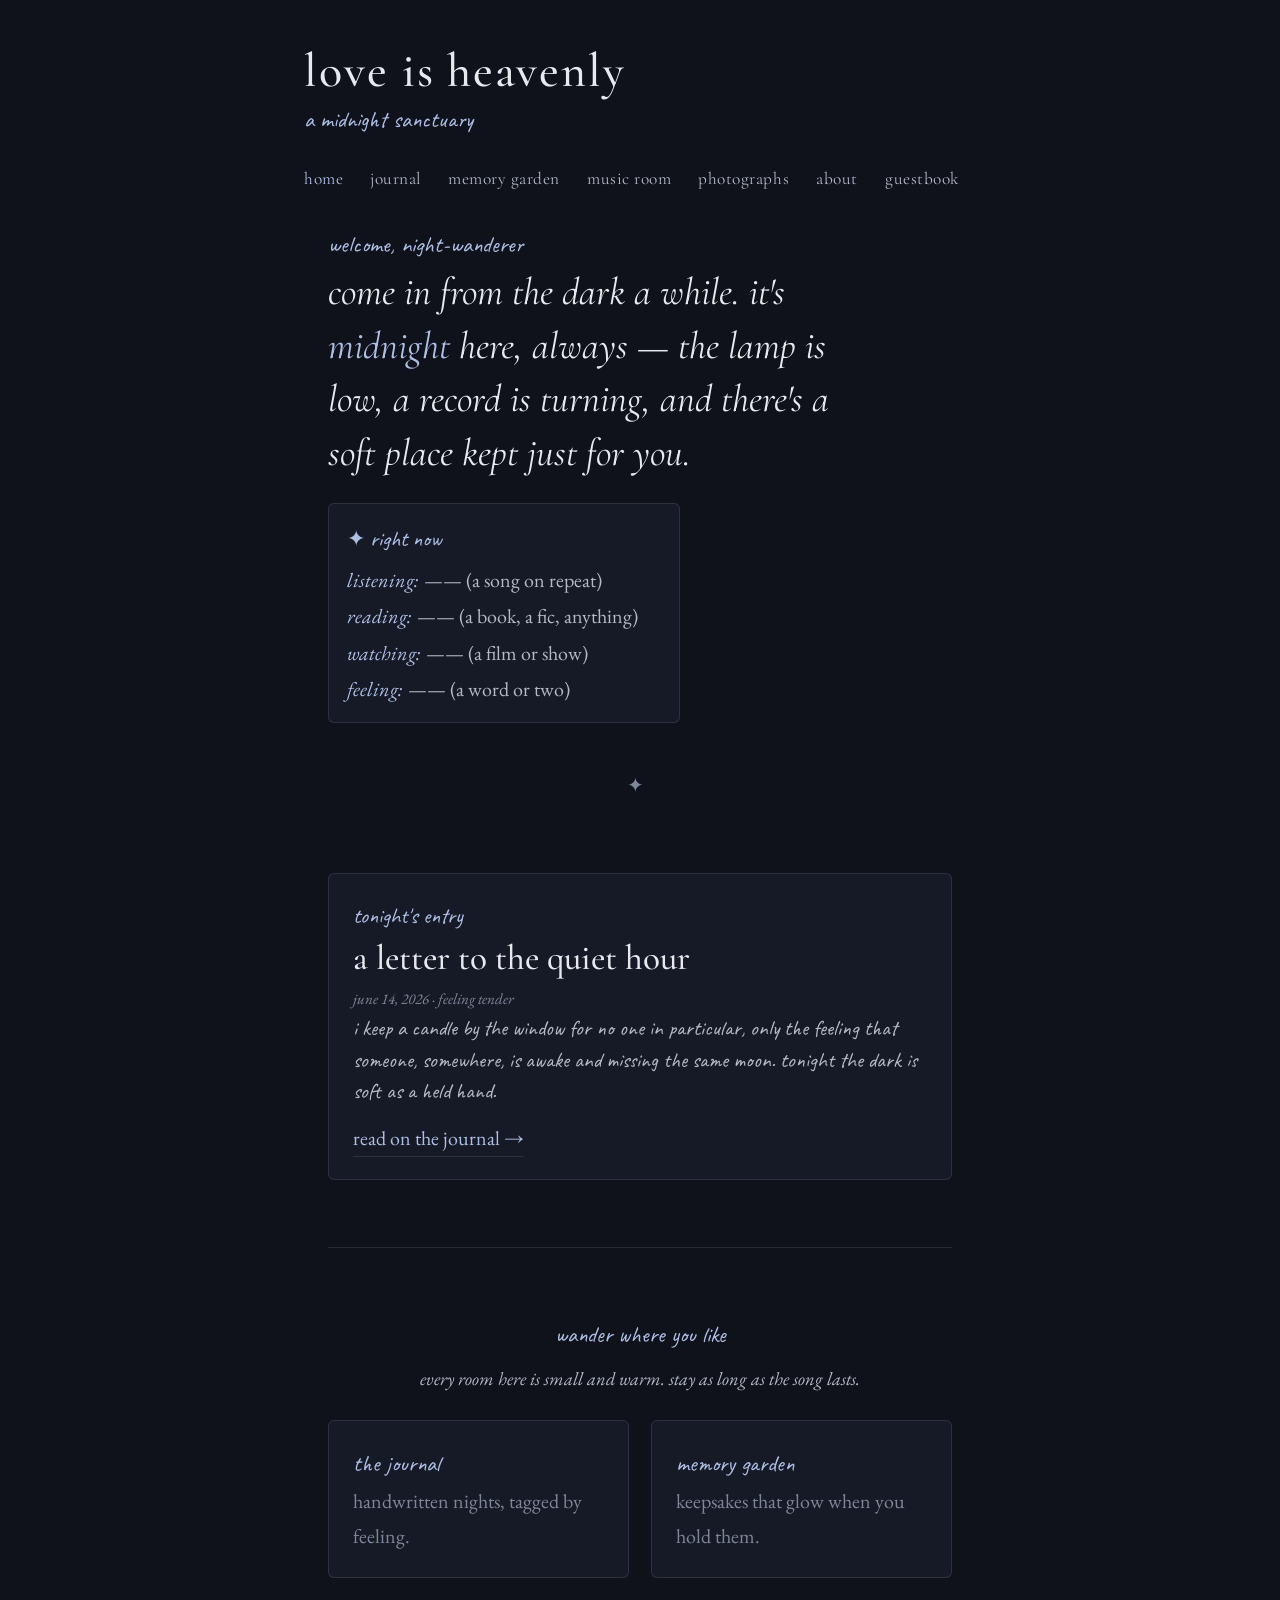
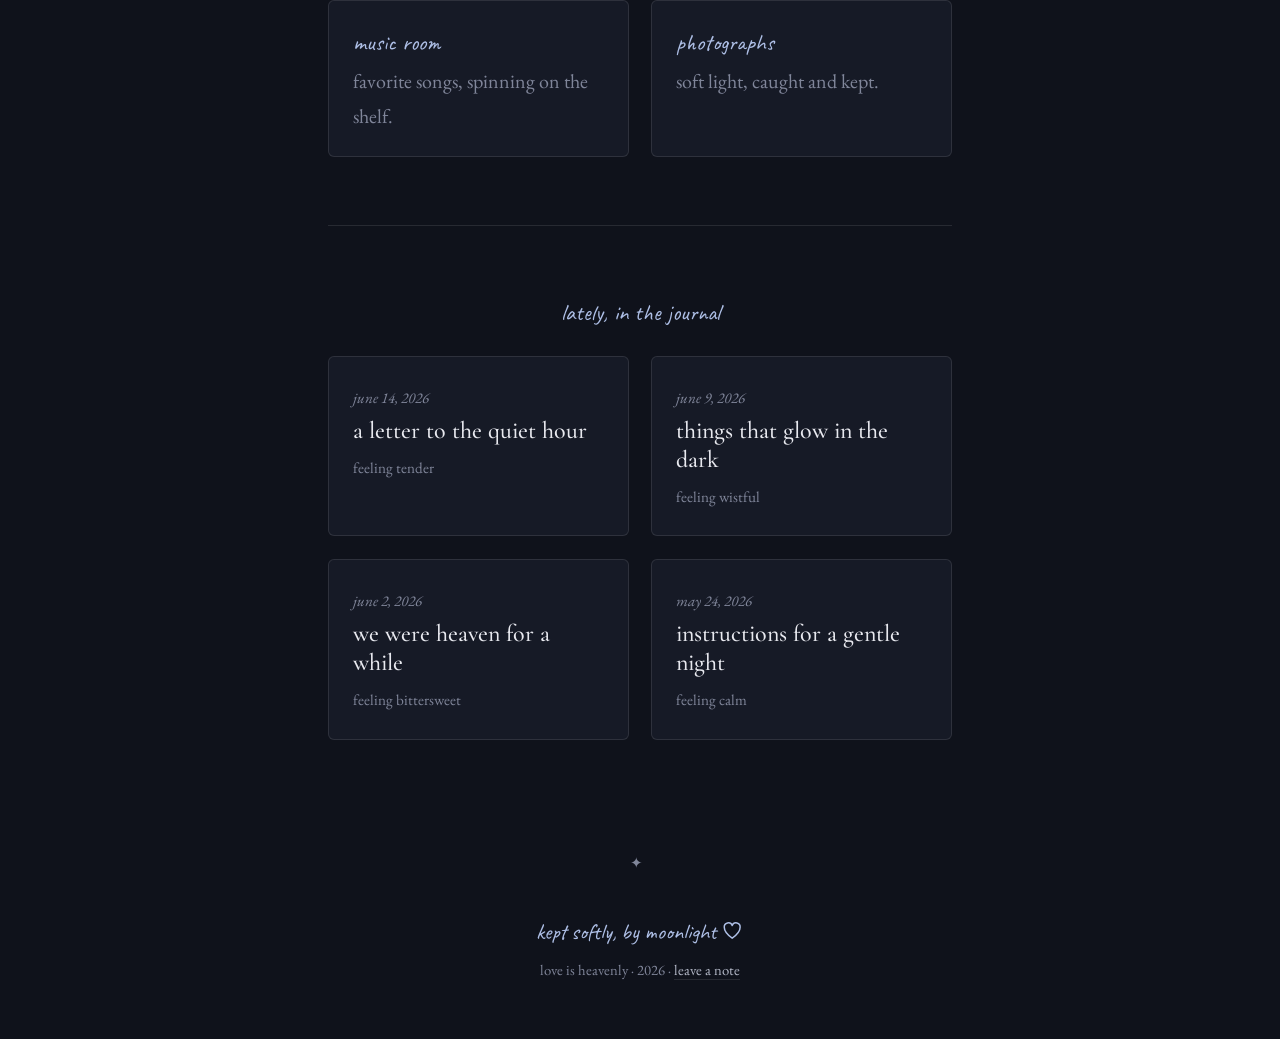
<file: index.html>
<!DOCTYPE html>
<html lang="en">
<head>
  <meta charset="UTF-8">
  <meta name="viewport" content="width=device-width, initial-scale=1.0">
  <title>love is heavenly — a midnight sanctuary</title>
  <meta name="description" content="a cozy, candlelit personal sanctuary for writing, memory, music, and quiet midnight reflection.">
  <meta name="color-scheme" content="dark">
  <link rel="preconnect" href="https://fonts.googleapis.com">
  <link rel="preconnect" href="https://fonts.gstatic.com" crossorigin>
  <link href="https://fonts.googleapis.com/css2?family=Cormorant+Garamond:ital,wght@0,400;0,500;1,400;1,500&family=EB+Garamond:ital@0;1&family=Caveat:wght@400;600&display=swap" rel="stylesheet">
  <link rel="stylesheet" href="assets/heavenly.css">
</head>
<body>
  <a class="skip-link" href="#main">skip to content</a>
  <header class="shell site-header" data-chrome="header"></header>

  <main id="main" class="shell">

    <section class="hero section">
      <p class="eyebrow">welcome, night-wanderer</p>
      <p class="welcome">
        come in from the dark a while. it's <em>midnight</em> here, always —
        the lamp is low, a record is turning, and there's a soft place
        kept just for you.
      </p>
      <div id="now-note" class="now-note"></div>
    </section>

    <div class="divider-star" aria-hidden="true"></div>

    <section class="section">
      <div id="featured-entry"></div>
    </section>

    <div class="divider" aria-hidden="true"></div>

    <section class="section">
      <p class="eyebrow center">wander where you like</p>
      <p class="lede center" style="margin:0.4rem auto 1.6rem;max-width:34rem;">
        every room here is small and warm. stay as long as the song lasts.
      </p>
      <nav class="journal-grid" aria-label="rooms of the sanctuary">
        <a class="card" href="journal.html" style="text-decoration:none;">
          <div class="eyebrow">the journal</div>
          <p class="muted">handwritten nights, tagged by feeling.</p>
        </a>
        <a class="card" href="garden.html" style="text-decoration:none;">
          <div class="eyebrow">memory garden</div>
          <p class="muted">keepsakes that glow when you hold them.</p>
        </a>
        <a class="card" href="music.html" style="text-decoration:none;">
          <div class="eyebrow">music room</div>
          <p class="muted">favorite songs, spinning on the shelf.</p>
        </a>
        <a class="card" href="gallery.html" style="text-decoration:none;">
          <div class="eyebrow">photographs</div>
          <p class="muted">soft light, caught and kept.</p>
        </a>
      </nav>
    </section>

    <div class="divider" aria-hidden="true"></div>

    <section class="section">
      <p class="eyebrow center">lately, in the journal</p>
      <div id="recent-entries" class="journal-grid" style="margin-top:1.4rem;"></div>
    </section>

  </main>

  <footer class="shell site-footer" data-chrome="footer"></footer>

  <script src="assets/atmosphere.js"></script>
  <script src="content/now.js"></script>
  <script src="content/journal.js"></script>
  <script src="assets/render.js"></script>
</body>
</html>
</file>
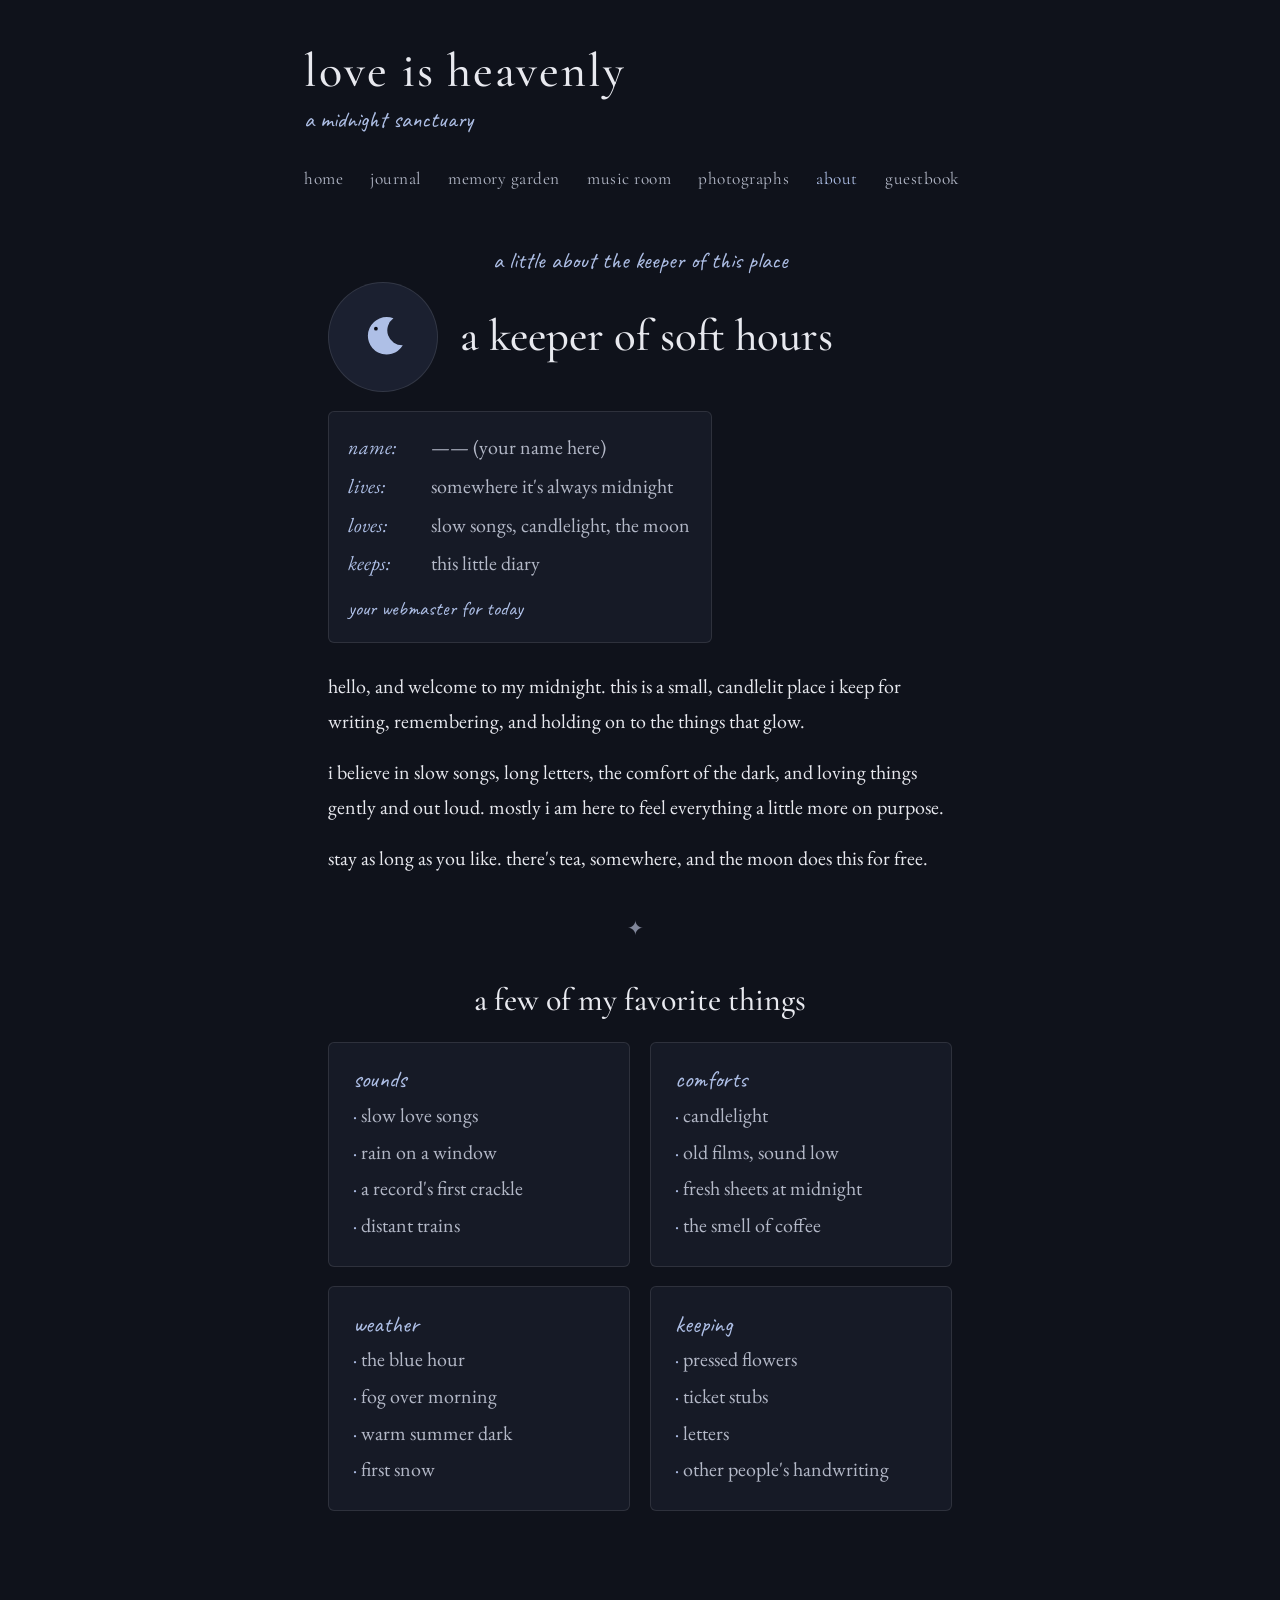
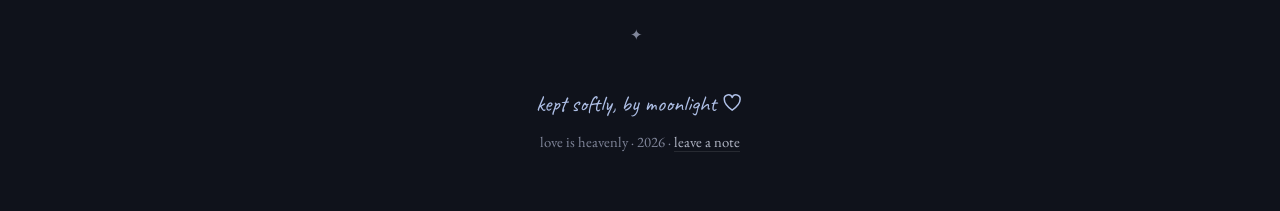
<file: about.html>
<!DOCTYPE html>
<html lang="en">
<head>
  <meta charset="UTF-8">
  <meta name="viewport" content="width=device-width, initial-scale=1.0">
  <title>about — love is heavenly</title>
  <meta name="description" content="a little profile and a few favorite things.">
  <meta name="color-scheme" content="dark">
  <link rel="preconnect" href="https://fonts.googleapis.com">
  <link rel="preconnect" href="https://fonts.gstatic.com" crossorigin>
  <link href="https://fonts.googleapis.com/css2?family=Cormorant+Garamond:ital,wght@0,400;0,500;1,400;1,500&family=EB+Garamond:ital@0;1&family=Caveat:wght@400;600&display=swap" rel="stylesheet">
  <link rel="stylesheet" href="assets/heavenly.css">
</head>
<body>
  <a class="skip-link" href="#main">skip to content</a>
  <header class="shell site-header" data-chrome="header"></header>

  <main id="main" class="shell">
    <section class="section">
      <p class="eyebrow center">a little about the keeper of this place</p>
      <div id="profile-area"></div>
    </section>
  </main>

  <footer class="shell site-footer" data-chrome="footer"></footer>

  <script src="assets/atmosphere.js"></script>
  <script src="content/profile.js"></script>
  <script src="assets/render.js"></script>
</body>
</html>
</file>
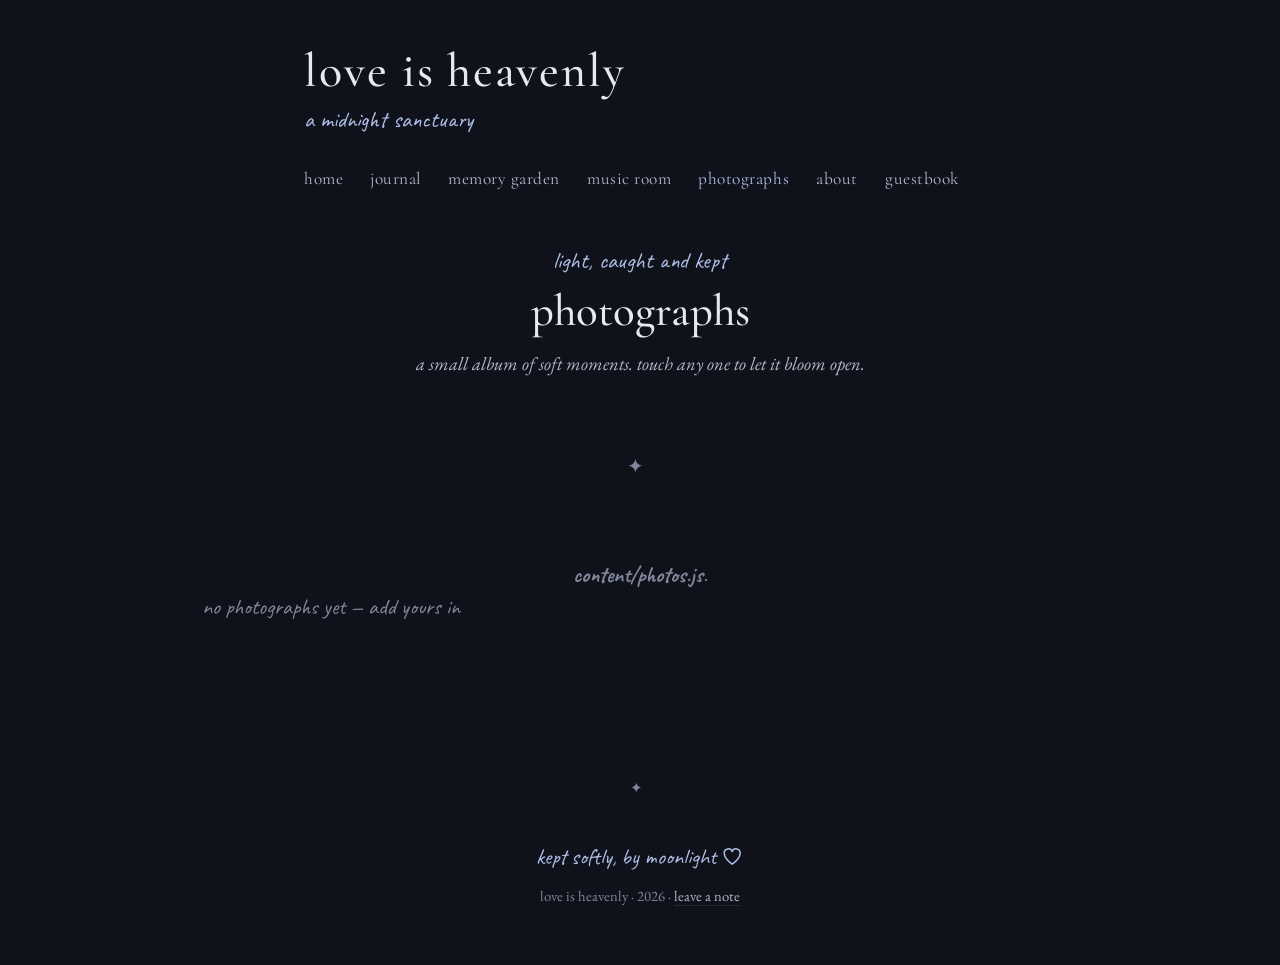
<file: gallery.html>
<!DOCTYPE html>
<html lang="en">
<head>
  <meta charset="UTF-8">
  <meta name="viewport" content="width=device-width, initial-scale=1.0">
  <title>photographs — love is heavenly</title>
  <meta name="description" content="a soft photo album with gentle lightbox transitions.">
  <meta name="color-scheme" content="dark">
  <link rel="preconnect" href="https://fonts.googleapis.com">
  <link rel="preconnect" href="https://fonts.gstatic.com" crossorigin>
  <link href="https://fonts.googleapis.com/css2?family=Cormorant+Garamond:ital,wght@0,400;0,500;1,400;1,500&family=EB+Garamond:ital@0;1&family=Caveat:wght@400;600&display=swap" rel="stylesheet">
  <link rel="stylesheet" href="assets/heavenly.css">
</head>
<body>
  <a class="skip-link" href="#main">skip to content</a>
  <header class="shell site-header" data-chrome="header"></header>

  <main id="main" class="shell wide">
    <section class="section center">
      <p class="eyebrow">light, caught and kept</p>
      <h1 class="page-title">photographs</h1>
      <p class="lede" style="max-width:34rem;margin:0 auto;">
        a small album of soft moments. touch any one to let it bloom open.
      </p>
    </section>

    <div class="divider-star" aria-hidden="true"></div>

    <section class="section">
      <div id="gallery" class="gallery"></div>
    </section>
  </main>

  <footer class="shell site-footer" data-chrome="footer"></footer>

  <script src="assets/atmosphere.js"></script>
  <script src="content/photos.js"></script>
  <script src="assets/render.js"></script>
</body>
</html>
</file>
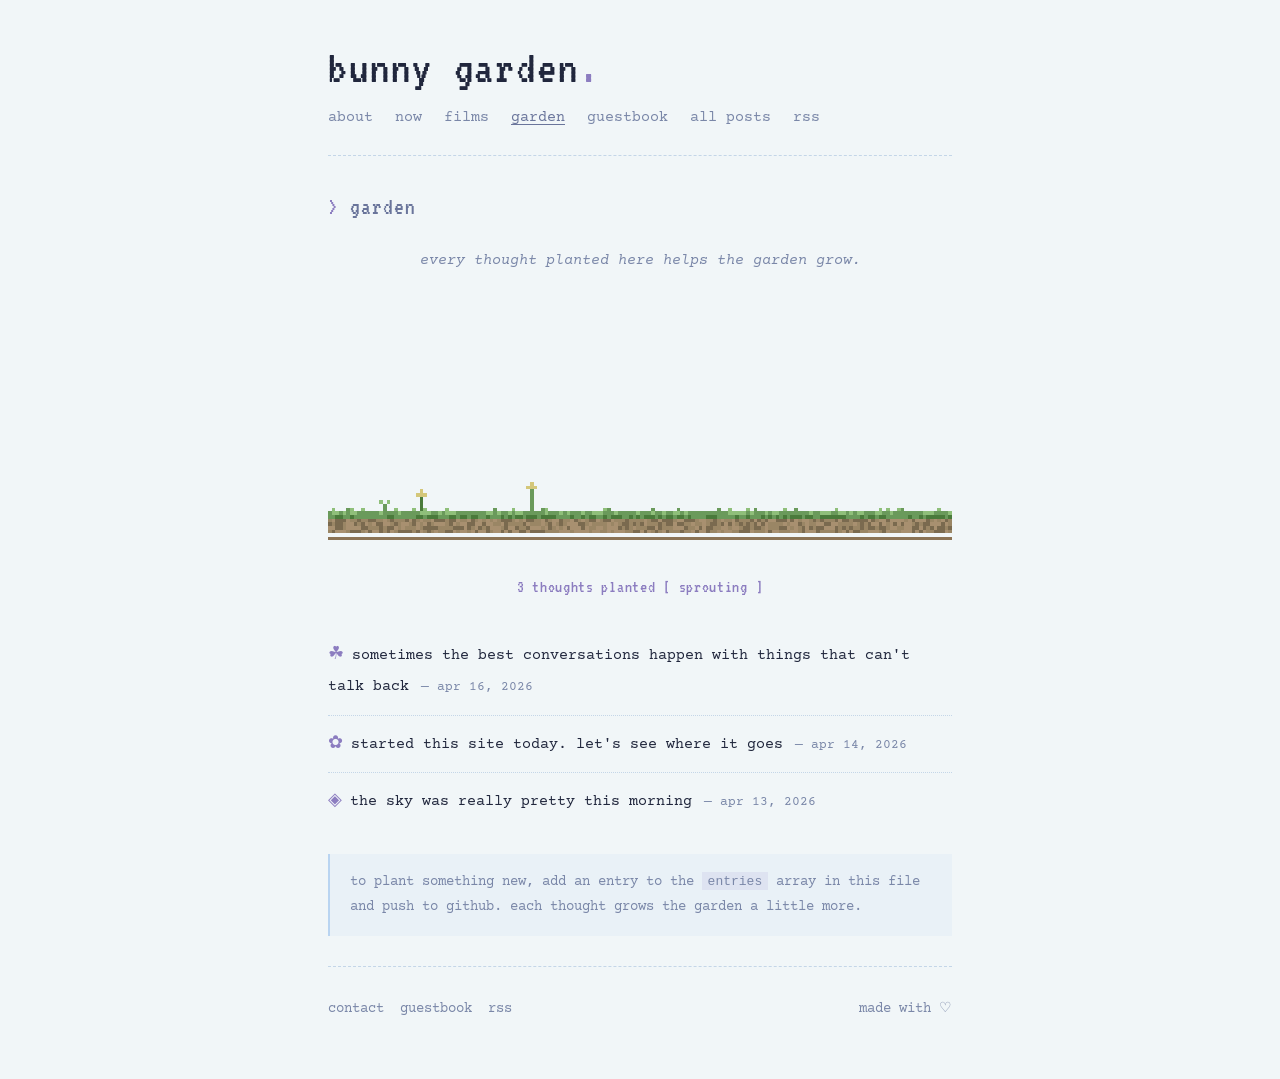
<file: garden.html>
<!DOCTYPE html>
<html lang="en">
<head>
  <meta charset="UTF-8">
  <meta name="viewport" content="width=device-width, initial-scale=1.0">
  <title>garden – bunny garden</title>
  <link rel="preconnect" href="https://fonts.googleapis.com">
  <link rel="preconnect" href="https://fonts.gstatic.com" crossorigin>
  <link href="https://fonts.googleapis.com/css2?family=VT323&family=Courier+Prime:ital,wght@0,400;0,700;1,400&display=swap" rel="stylesheet">
  <style>
    :root {
      --bg:       #f1f6f8;
      --dark:     #21273d;
      --slate:    #6a759b;
      --blue:     #b9d4f1;
      --blue-dim: rgba(185,212,241,0.15);
      --purple:   #8c7dc0;
      --muted:    #7a87a8;
      --border:   #c4d6e8;
      --green:    #6a9a5b;
      --green-light: #8fbf7a;
      --pink:     #d4a0b9;
      --yellow:   #d4c77a;
      --brown:    #8b7355;
    }
    *, *::before, *::after { margin: 0; padding: 0; box-sizing: border-box; }
    body { background: var(--bg); color: var(--dark); font-family: 'Courier Prime', 'Courier New', monospace; font-size: 17px; line-height: 1.8; }
    .page { max-width: 680px; margin: 0 auto; padding: 0 1.75rem; }
    a { color: var(--slate); text-underline-offset: 3px; }
    a:hover { color: var(--dark); }
    header { padding: 2.75rem 0 1.5rem; }
    .site-title { font-family: 'VT323', monospace; font-size: 3rem; color: var(--dark); letter-spacing: 0.04em; line-height: 1; }
    .site-title a { text-decoration: none; color: inherit; }
    .dot { color: var(--purple); }
    nav { margin-top: 0.75rem; display: flex; flex-wrap: wrap; column-gap: 1.375rem; }
    nav a { font-size: 0.9375rem; color: var(--muted); text-decoration: none; }
    nav a:hover { color: var(--dark); text-decoration: underline; }
    nav a.active { color: var(--slate); text-decoration: underline; }
    .rule { border: none; border-top: 1px dashed var(--border); margin: 0; }
    .section { padding: 1.875rem 0; }
    .section-head { display: flex; justify-content: space-between; align-items: baseline; margin-bottom: 1.125rem; }
    .section-label { font-family: 'VT323', monospace; font-size: 1.5rem; color: var(--slate); letter-spacing: 0.04em; }
    .section-label::before { content: '> '; color: var(--purple); }
    footer { padding: 1.875rem 0 3.5rem; font-size: 0.875rem; color: var(--muted); display: flex; justify-content: space-between; flex-wrap: wrap; gap: 0.5rem; }
    .footer-links { display: flex; gap: 1rem; }
    footer a { color: var(--muted); text-decoration: none; }
    footer a:hover { color: var(--dark); }

    /* garden canvas */
    .garden-wrap { position: relative; width: 100%; margin: 1rem 0 2rem; }
    .garden-canvas { width: 100%; display: block; image-rendering: pixelated; border-bottom: 3px solid var(--brown); }
    .garden-intro { font-size: 0.9375rem; color: var(--muted); font-style: italic; text-align: center; margin-bottom: 1.5rem; }
    .garden-stats { font-family: 'VT323', monospace; font-size: 1.1rem; color: var(--purple); text-align: center; margin: 1rem 0; letter-spacing: 0.04em; }

    /* entries */
    .entries { margin-top: 1.5rem; }
    .entry { padding: 0.75rem 0; border-bottom: 1px dotted var(--border); cursor: default; }
    .entry:last-child { border-bottom: none; }
    .entry-icon { display: inline-block; margin-right: 0.5rem; font-family: 'VT323', monospace; font-size: 1.1rem; }
    .entry-text { font-size: 0.9375rem; color: var(--dark); }
    .entry-date { font-size: 0.8125rem; color: var(--muted); margin-left: 0.25rem; }
    .entry-mood { display: inline-block; font-size: 0.75rem; color: var(--purple); font-style: italic; margin-left: 0.5rem; }

    .how-to { margin-top: 1.5rem; padding: 1rem 1.25rem; border-left: 2px solid var(--blue); background: var(--blue-dim); font-size: 0.875rem; color: var(--muted); }
    .how-to code { background: rgba(140,125,192,0.12); padding: 0.1rem 0.35rem; font-size: 0.8125rem; }

    @media (max-width: 500px) { .site-title { font-size: 2.25rem; } }
  </style>
</head>
<body>
  <div class="page">
    <header>
      <div class="site-title"><a href="index.html">bunny garden<span class="dot">.</span></a></div>
      <nav>
        <a href="about.html">about</a>
        <a href="now.html">now</a>
        <a href="films.html">films</a>
        <a href="garden.html" class="active">garden</a>
        <a href="guestbook.html">guestbook</a>
        <a href="archive.html">all posts</a>
        <a href="feed.xml">rss</a>
      </nav>
    </header>

    <hr class="rule">

    <div class="section">
      <div class="section-head">
        <span class="section-label">garden</span>
        <span style="font-size:0.875rem;color:var(--muted);" id="season-tag"></span>
      </div>

      <p class="garden-intro">every thought planted here helps the garden grow.</p>

      <div class="garden-wrap">
        <canvas id="garden-canvas" class="garden-canvas" width="680" height="260"></canvas>
      </div>

      <p class="garden-stats" id="garden-stats"></p>

      <div class="entries" id="entries-list"></div>

      <div class="how-to">
        <p>to plant something new, add an entry to the <code>entries</code> array in this file and push to github. each thought grows the garden a little more.</p>
      </div>
    </div>

    <hr class="rule">

    <footer>
      <div class="footer-links">
        <a href="mailto:you@email.com">contact</a>
        <a href="guestbook.html">guestbook</a>
        <a href="feed.xml">rss</a>
      </div>
      <span>made with &#9825;</span>
    </footer>
  </div>

  <script>
    // ═══════════════════════════════════════
    //  ENTRIES — add yours here!
    //  format: { text: "your thought", date: "apr 16, 2026", icon: "seed/sprout/flower/bush/tree" }
    //  icon is optional — the garden picks one automatically if you leave it out
    // ═══════════════════════════════════════
    var entries = [
      { text: "sometimes the best conversations happen with things that can't talk back", date: "apr 16, 2026" },
      { text: "started this site today. let's see where it goes", date: "apr 14, 2026" },
      { text: "the sky was really pretty this morning", date: "apr 13, 2026" }
    ];

    // ═══════════════════════════════════════
    //  PIXEL GARDEN RENDERER
    // ═══════════════════════════════════════
    var COLORS = {
      purple:     '#8c7dc0',
      purpleLight:'#b0a4d4',
      green:      '#6a9a5b',
      greenLight: '#8fbf7a',
      greenDark:  '#4a7a3b',
      pink:       '#d4a0b9',
      pinkLight:  '#e8c4d6',
      yellow:     '#d4c77a',
      brown:      '#8b7355',
      brownLight: '#a89070',
      soil:       '#9a8665',
      soilDark:   '#7a6a4f',
      sky:        '#f1f6f8',
      white:      '#ffffff'
    };

    var canvas = document.getElementById('garden-canvas');
    var ctx = canvas.getContext('2d');
    var PX = 4; // pixel size for the art

    function px(x, y, color) {
      ctx.fillStyle = color;
      ctx.fillRect(x * PX, y * PX, PX, PX);
    }

    function drawRect(x, y, w, h, color) {
      for (var i = 0; i < w; i++)
        for (var j = 0; j < h; j++)
          px(x + i, y + j, color);
    }

    // seeded random for consistent garden layout
    var _seed = 42;
    function srand(s) { _seed = s; }
    function rand() { _seed = (_seed * 16807 + 0) % 2147483647; return (_seed & 0x7fffffff) / 0x7fffffff; }
    function randInt(min, max) { return Math.floor(rand() * (max - min + 1)) + min; }
    function pick(arr) { return arr[randInt(0, arr.length - 1)]; }

    // ground
    function drawGround() {
      var groundY = 58;
      var W = Math.floor(canvas.width / PX);
      for (var x = 0; x < W; x++) {
        // grass layer
        px(x, groundY, pick([COLORS.green, COLORS.greenLight, COLORS.green]));
        px(x, groundY + 1, pick([COLORS.green, COLORS.greenDark]));
        // soil
        for (var y = groundY + 2; y < groundY + 6; y++) {
          px(x, y, pick([COLORS.soil, COLORS.soilDark, COLORS.brownLight]));
        }
      }
      // grass tufts
      for (var i = 0; i < 30; i++) {
        var gx = randInt(0, W - 1);
        px(gx, groundY - 1, pick([COLORS.green, COLORS.greenLight]));
      }
    }

    // tiny flower (3-5px tall)
    function drawFlower(bx, groundY) {
      var stemH = randInt(3, 6);
      var stemColor = pick([COLORS.green, COLORS.greenDark]);
      for (var i = 0; i < stemH; i++) px(bx, groundY - 1 - i, stemColor);
      // bloom
      var petalColor = pick([COLORS.purple, COLORS.pink, COLORS.pinkLight, COLORS.purpleLight, COLORS.yellow]);
      var top = groundY - 1 - stemH;
      px(bx, top, petalColor);
      px(bx - 1, top, petalColor);
      px(bx + 1, top, petalColor);
      px(bx, top - 1, petalColor);
      // center
      px(bx, top, COLORS.yellow);
    }

    // small bush
    function drawBush(bx, groundY) {
      var c1 = pick([COLORS.green, COLORS.greenLight]);
      var c2 = pick([COLORS.greenDark, COLORS.green]);
      var w = randInt(3, 5);
      var h = randInt(2, 4);
      for (var y = 0; y < h; y++)
        for (var x = -w; x <= w; x++) {
          if (Math.abs(x) <= w - y)
            px(bx + x, groundY - 1 - y, pick([c1, c2]));
        }
      // berries
      if (rand() > 0.4) {
        px(bx - 1, groundY - 2, COLORS.purple);
        px(bx + 1, groundY - 3, COLORS.pink);
      }
    }

    // tree
    function drawTree(bx, groundY) {
      // trunk
      var trunkH = randInt(8, 14);
      for (var y = 0; y < trunkH; y++) {
        px(bx, groundY - 1 - y, COLORS.brown);
        px(bx + 1, groundY - 1 - y, COLORS.brownLight);
      }
      // canopy
      var topY = groundY - 1 - trunkH;
      var canopyR = randInt(4, 7);
      var leafColors = [COLORS.green, COLORS.greenLight, COLORS.greenDark, COLORS.purple];
      for (var cy = -canopyR; cy <= 1; cy++) {
        var rowW = canopyR - Math.abs(cy);
        for (var cx = -rowW; cx <= rowW; cx++) {
          if (rand() > 0.15) {
            px(bx + cx, topY + cy, pick(leafColors));
          }
        }
      }
      // purple blossoms scattered
      for (var i = 0; i < 4; i++) {
        var fx = bx + randInt(-canopyR + 1, canopyR - 1);
        var fy = topY + randInt(-canopyR + 1, 0);
        px(fx, fy, pick([COLORS.purple, COLORS.purpleLight, COLORS.pink]));
      }
    }

    // mushroom
    function drawMushroom(bx, groundY) {
      px(bx, groundY - 1, COLORS.brownLight);
      px(bx, groundY - 2, COLORS.brownLight);
      var capColor = pick([COLORS.purple, COLORS.pink, COLORS.purpleLight]);
      px(bx - 1, groundY - 3, capColor);
      px(bx, groundY - 3, capColor);
      px(bx + 1, groundY - 3, capColor);
      px(bx, groundY - 4, capColor);
      // dot
      px(bx, groundY - 3, COLORS.white);
    }

    // sprout (tiny)
    function drawSprout(bx, groundY) {
      px(bx, groundY - 1, COLORS.green);
      px(bx, groundY - 2, COLORS.green);
      px(bx - 1, groundY - 3, COLORS.greenLight);
      px(bx + 1, groundY - 3, COLORS.greenLight);
    }

    // seed in soil
    function drawSeed(bx, groundY) {
      px(bx, groundY + 1, COLORS.brownLight);
      // tiny mound
      px(bx - 1, groundY, pick([COLORS.soil, COLORS.soilDark]));
      px(bx, groundY, pick([COLORS.soil, COLORS.soilDark]));
      px(bx + 1, groundY, pick([COLORS.soil, COLORS.soilDark]));
    }

    // butterfly (decoration)
    function drawButterfly(bx, by) {
      var c = pick([COLORS.purple, COLORS.pink, COLORS.purpleLight]);
      px(bx - 1, by - 1, c);
      px(bx + 1, by - 1, c);
      px(bx - 1, by, c);
      px(bx + 1, by, c);
      px(bx, by, COLORS.dark);
    }

    function renderGarden(count) {
      // clear
      ctx.fillStyle = COLORS.sky;
      ctx.fillRect(0, 0, canvas.width, canvas.height);

      var groundY = 58;
      srand(777); // consistent layout

      drawGround();

      // decide what to place based on entry count
      var elements = [];
      var W = Math.floor(canvas.width / PX);

      // always some base elements
      if (count >= 1) elements.push({ type: 'sprout', x: randInt(10, 20) });
      if (count >= 2) elements.push({ type: 'flower', x: randInt(25, 40) });
      if (count >= 3) elements.push({ type: 'flower', x: randInt(55, 70) });
      if (count >= 4) elements.push({ type: 'mushroom', x: randInt(75, 90) });
      if (count >= 5) elements.push({ type: 'bush', x: randInt(100, 115) });
      if (count >= 6) elements.push({ type: 'flower', x: randInt(118, 130) });
      if (count >= 7) elements.push({ type: 'sprout', x: randInt(42, 52) });
      if (count >= 8) elements.push({ type: 'tree', x: randInt(135, 148) });
      if (count >= 10) elements.push({ type: 'flower', x: randInt(8, 15) });
      if (count >= 10) elements.push({ type: 'bush', x: randInt(45, 55) });
      if (count >= 12) elements.push({ type: 'tree', x: randInt(22, 35) });
      if (count >= 14) elements.push({ type: 'flower', x: randInt(60, 68) });
      if (count >= 14) elements.push({ type: 'mushroom', x: randInt(95, 105) });
      if (count >= 16) elements.push({ type: 'tree', x: randInt(70, 85) });
      if (count >= 18) elements.push({ type: 'bush', x: randInt(148, 158) });
      if (count >= 20) elements.push({ type: 'flower', x: randInt(155, 165) });
      if (count >= 22) elements.push({ type: 'tree', x: randInt(110, 125) });
      if (count >= 25) {
        elements.push({ type: 'flower', x: randInt(3, 8) });
        elements.push({ type: 'flower', x: randInt(160, 168) });
        elements.push({ type: 'mushroom', x: randInt(50, 58) });
      }

      // if zero entries, show empty soil with a single seed
      if (count === 0) {
        drawSeed(Math.floor(W / 2), groundY);
      }

      // draw all elements
      elements.forEach(function(el) {
        switch (el.type) {
          case 'sprout': drawSprout(el.x, groundY); break;
          case 'flower': drawFlower(el.x, groundY); break;
          case 'bush': drawBush(el.x, groundY); break;
          case 'tree': drawTree(el.x, groundY); break;
          case 'mushroom': drawMushroom(el.x, groundY); break;
          case 'seed': drawSeed(el.x, groundY); break;
        }
      });

      // butterflies if enough entries
      if (count >= 6) drawButterfly(randInt(20, 50), randInt(15, 35));
      if (count >= 12) drawButterfly(randInt(80, 130), randInt(10, 30));
      if (count >= 20) drawButterfly(randInt(140, 160), randInt(20, 40));
    }

    // icons for entries
    var ENTRY_ICONS = ['&#9752;', '&#10047;', '&#9672;', '&#10036;', '&#9670;'];

    function renderEntries() {
      var list = document.getElementById('entries-list');
      var html = '';
      entries.forEach(function(e, i) {
        var icon = ENTRY_ICONS[i % ENTRY_ICONS.length];
        html += '<div class="entry">';
        html += '<span class="entry-icon" style="color:var(--purple)">' + icon + '</span>';
        html += '<span class="entry-text">' + e.text + '</span>';
        html += '<span class="entry-date"> — ' + e.date + '</span>';
        html += '</div>';
      });
      list.innerHTML = html;
    }

    function updateStats() {
      var el = document.getElementById('garden-stats');
      var n = entries.length;
      var word = n === 1 ? 'thought' : 'thoughts';
      var stage = '';
      if (n === 0) stage = '[ empty soil — plant your first seed ]';
      else if (n <= 2) stage = '[ seedling stage ]';
      else if (n <= 5) stage = '[ sprouting ]';
      else if (n <= 10) stage = '[ growing nicely ]';
      else if (n <= 20) stage = '[ flourishing ]';
      else stage = '[ in full bloom ]';
      el.textContent = n + ' ' + word + ' planted  ' + stage;
    }

    // go
    renderGarden(entries.length);
    renderEntries();
    updateStats();
  </script>
</body>
</html>
</file>
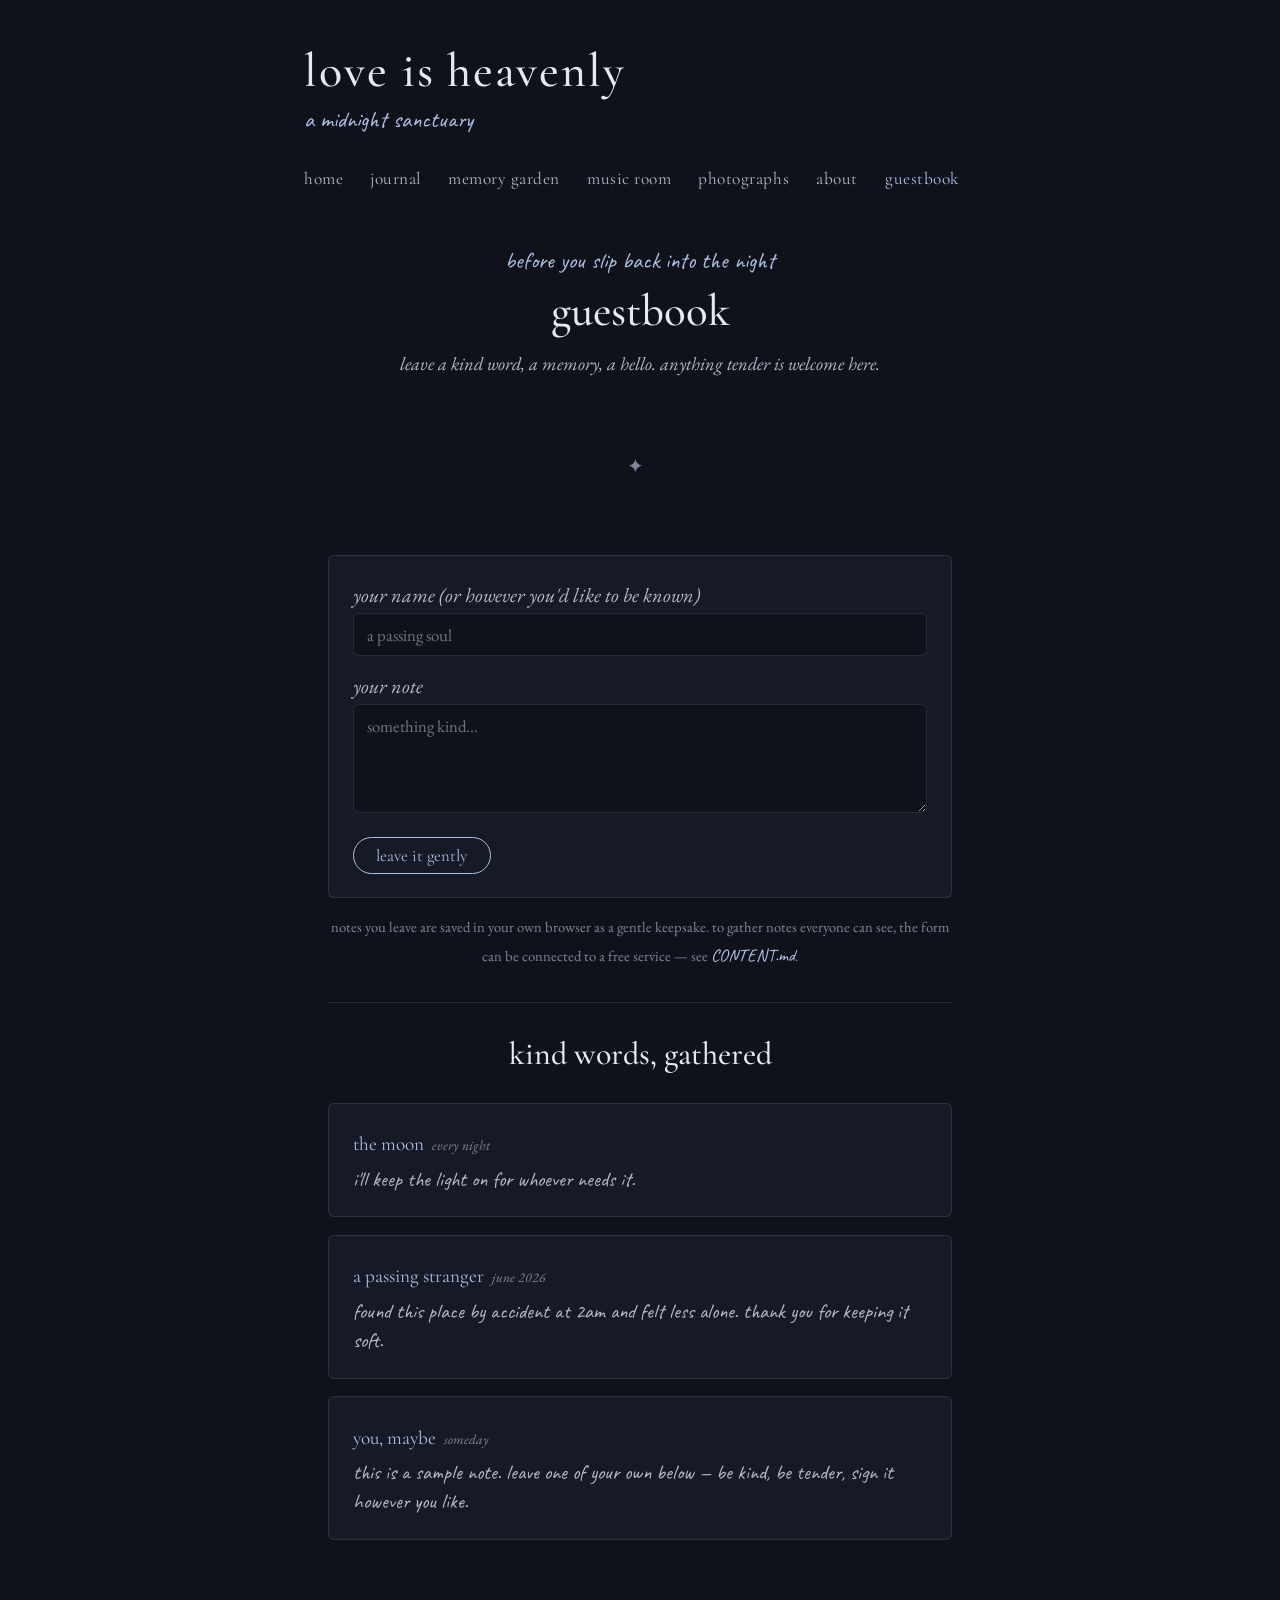
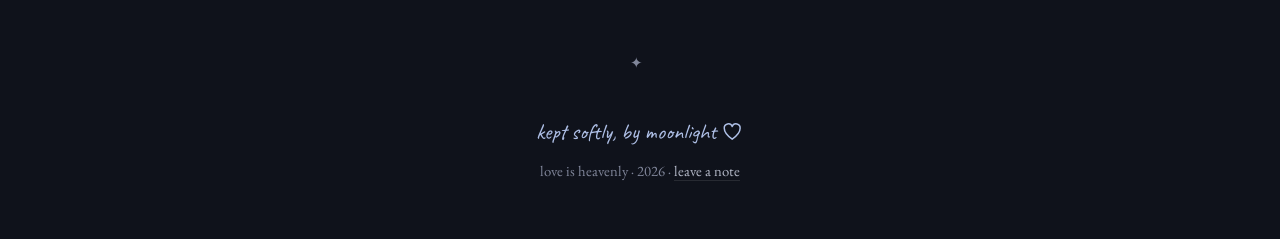
<file: guestbook.html>
<!DOCTYPE html>
<html lang="en">
<head>
  <meta charset="UTF-8">
  <meta name="viewport" content="width=device-width, initial-scale=1.0">
  <title>guestbook — love is heavenly</title>
  <meta name="description" content="leave a kind little note before you go.">
  <meta name="color-scheme" content="dark">
  <link rel="preconnect" href="https://fonts.googleapis.com">
  <link rel="preconnect" href="https://fonts.gstatic.com" crossorigin>
  <link href="https://fonts.googleapis.com/css2?family=Cormorant+Garamond:ital,wght@0,400;0,500;1,400;1,500&family=EB+Garamond:ital@0;1&family=Caveat:wght@400;600&display=swap" rel="stylesheet">
  <link rel="stylesheet" href="assets/heavenly.css">
</head>
<body>
  <a class="skip-link" href="#main">skip to content</a>
  <header class="shell site-header" data-chrome="header"></header>

  <main id="main" class="shell">
    <section class="section center">
      <p class="eyebrow">before you slip back into the night</p>
      <h1 class="page-title">guestbook</h1>
      <p class="lede" style="max-width:34rem;margin:0 auto;">
        leave a kind word, a memory, a hello. anything tender is welcome here.
      </p>
    </section>

    <div class="divider-star" aria-hidden="true"></div>

    <section id="guestbook" class="section">
      <form id="gb-form" class="gb-form card" aria-label="leave a note">
        <div>
          <label for="who">your name (or however you'd like to be known)</label>
          <input type="text" id="who" name="who" maxlength="60" autocomplete="off" placeholder="a passing soul">
        </div>
        <div>
          <label for="msg">your note</label>
          <textarea id="msg" name="msg" rows="4" maxlength="500" required placeholder="something kind..."></textarea>
        </div>
        <button type="submit" class="btn">leave it gently</button>
        <p id="gb-saved" class="script" style="color:var(--candle-soft);font-size:1.3rem;" hidden>
          thank you — your note is kept. ♥
        </p>
      </form>

      <p class="muted" style="font-size:0.92rem;margin-top:1rem;text-align:center;">
        notes you leave are saved in your own browser as a gentle keepsake.
        to gather notes everyone can see, the form can be connected to a free
        service — see <span class="script" style="font-size:1.1rem;">CONTENT.md</span>.
      </p>

      <div class="divider" aria-hidden="true"></div>

      <h2 class="section-title center">kind words, gathered</h2>
      <div id="gb-entries" class="gb-entries"></div>
    </section>
  </main>

  <footer class="shell site-footer" data-chrome="footer"></footer>

  <script src="assets/atmosphere.js"></script>
  <script src="content/guestbook.js"></script>
  <script src="assets/render.js"></script>
</body>
</html>
</file>
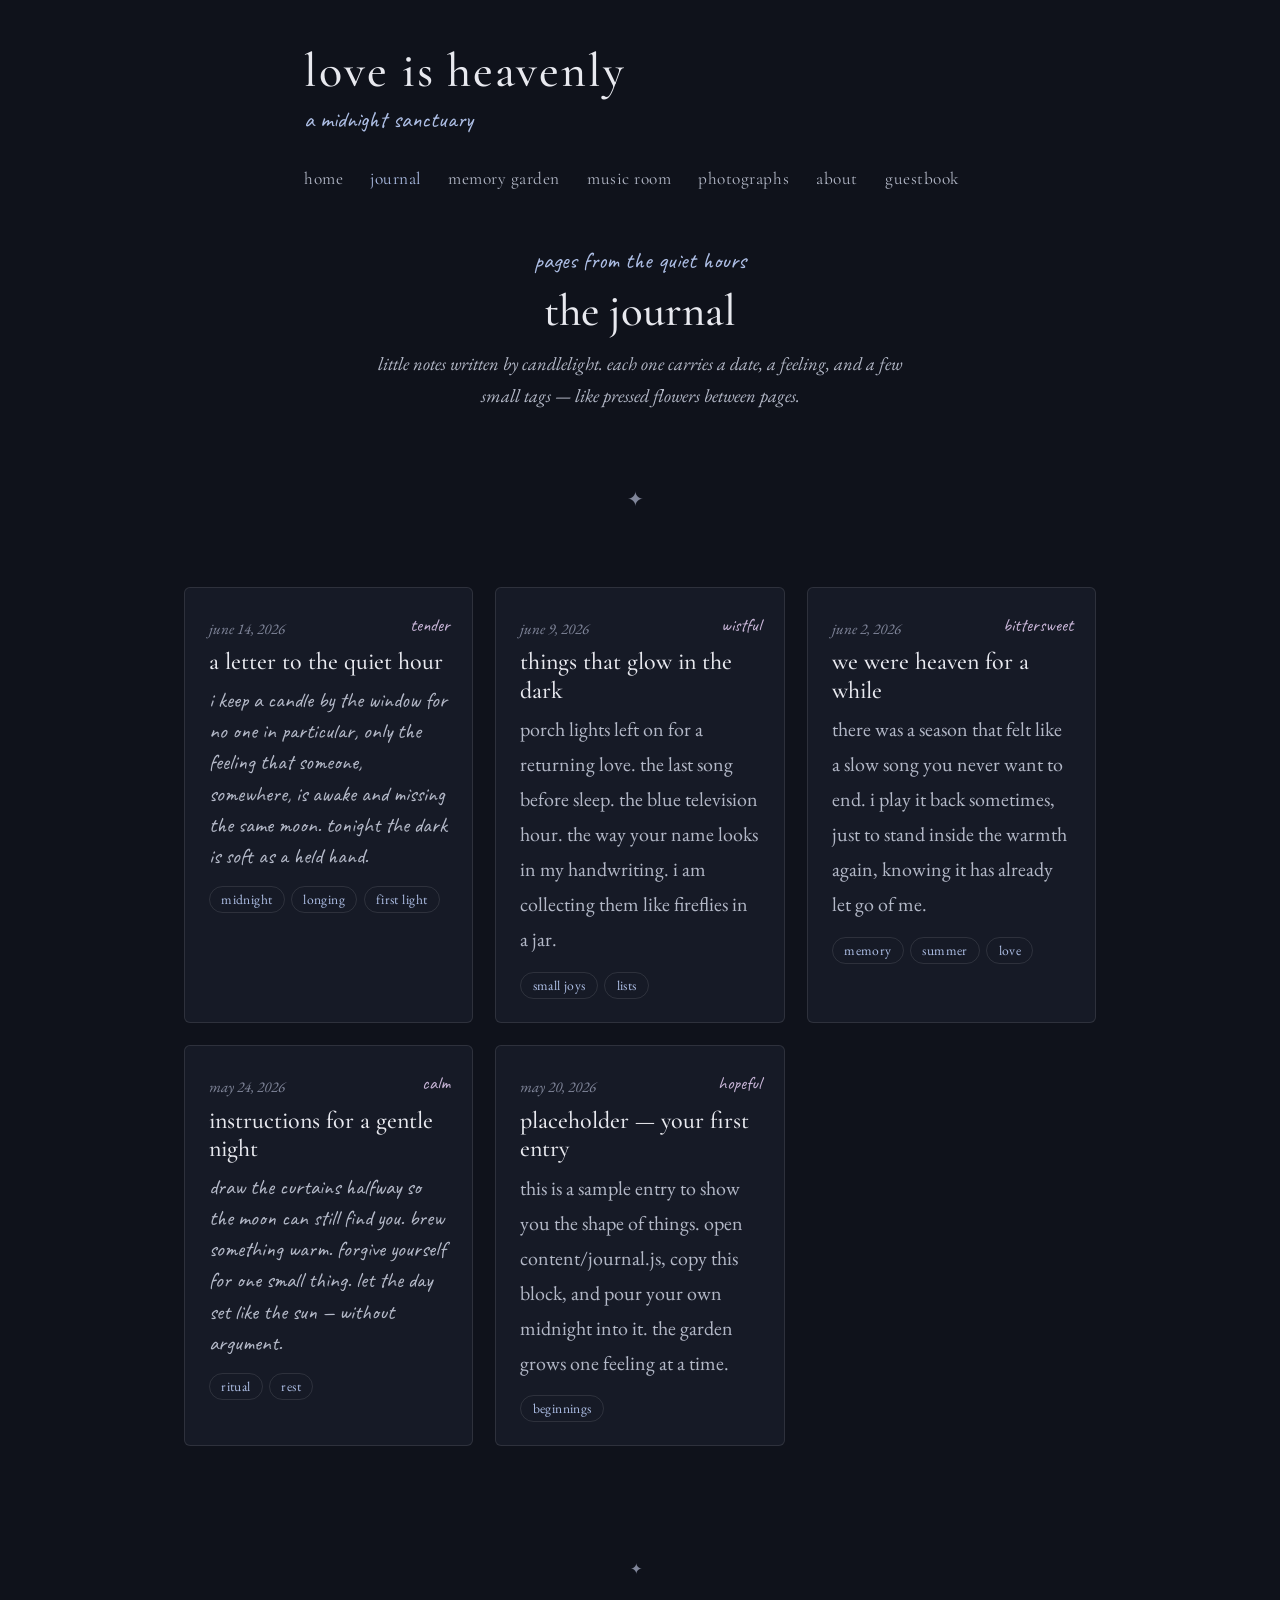
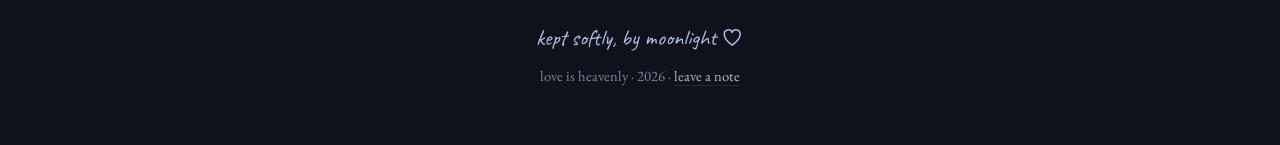
<file: journal.html>
<!DOCTYPE html>
<html lang="en">
<head>
  <meta charset="UTF-8">
  <meta name="viewport" content="width=device-width, initial-scale=1.0">
  <title>the journal — love is heavenly</title>
  <meta name="description" content="handwritten midnight entries, tagged by feeling.">
  <meta name="color-scheme" content="dark">
  <link rel="preconnect" href="https://fonts.googleapis.com">
  <link rel="preconnect" href="https://fonts.gstatic.com" crossorigin>
  <link href="https://fonts.googleapis.com/css2?family=Cormorant+Garamond:ital,wght@0,400;0,500;1,400;1,500&family=EB+Garamond:ital@0;1&family=Caveat:wght@400;600&display=swap" rel="stylesheet">
  <link rel="stylesheet" href="assets/heavenly.css">
</head>
<body>
  <a class="skip-link" href="#main">skip to content</a>
  <header class="shell site-header" data-chrome="header"></header>

  <main id="main" class="shell wide">
    <section class="section center">
      <p class="eyebrow">pages from the quiet hours</p>
      <h1 class="page-title">the journal</h1>
      <p class="lede" style="max-width:34rem;margin:0 auto;">
        little notes written by candlelight. each one carries a date,
        a feeling, and a few small tags — like pressed flowers between pages.
      </p>
    </section>

    <div class="divider-star" aria-hidden="true"></div>

    <section class="section">
      <div id="journal-list" class="journal-grid"></div>
    </section>
  </main>

  <footer class="shell site-footer" data-chrome="footer"></footer>

  <script src="assets/atmosphere.js"></script>
  <script src="content/journal.js"></script>
  <script src="assets/render.js"></script>
</body>
</html>
</file>
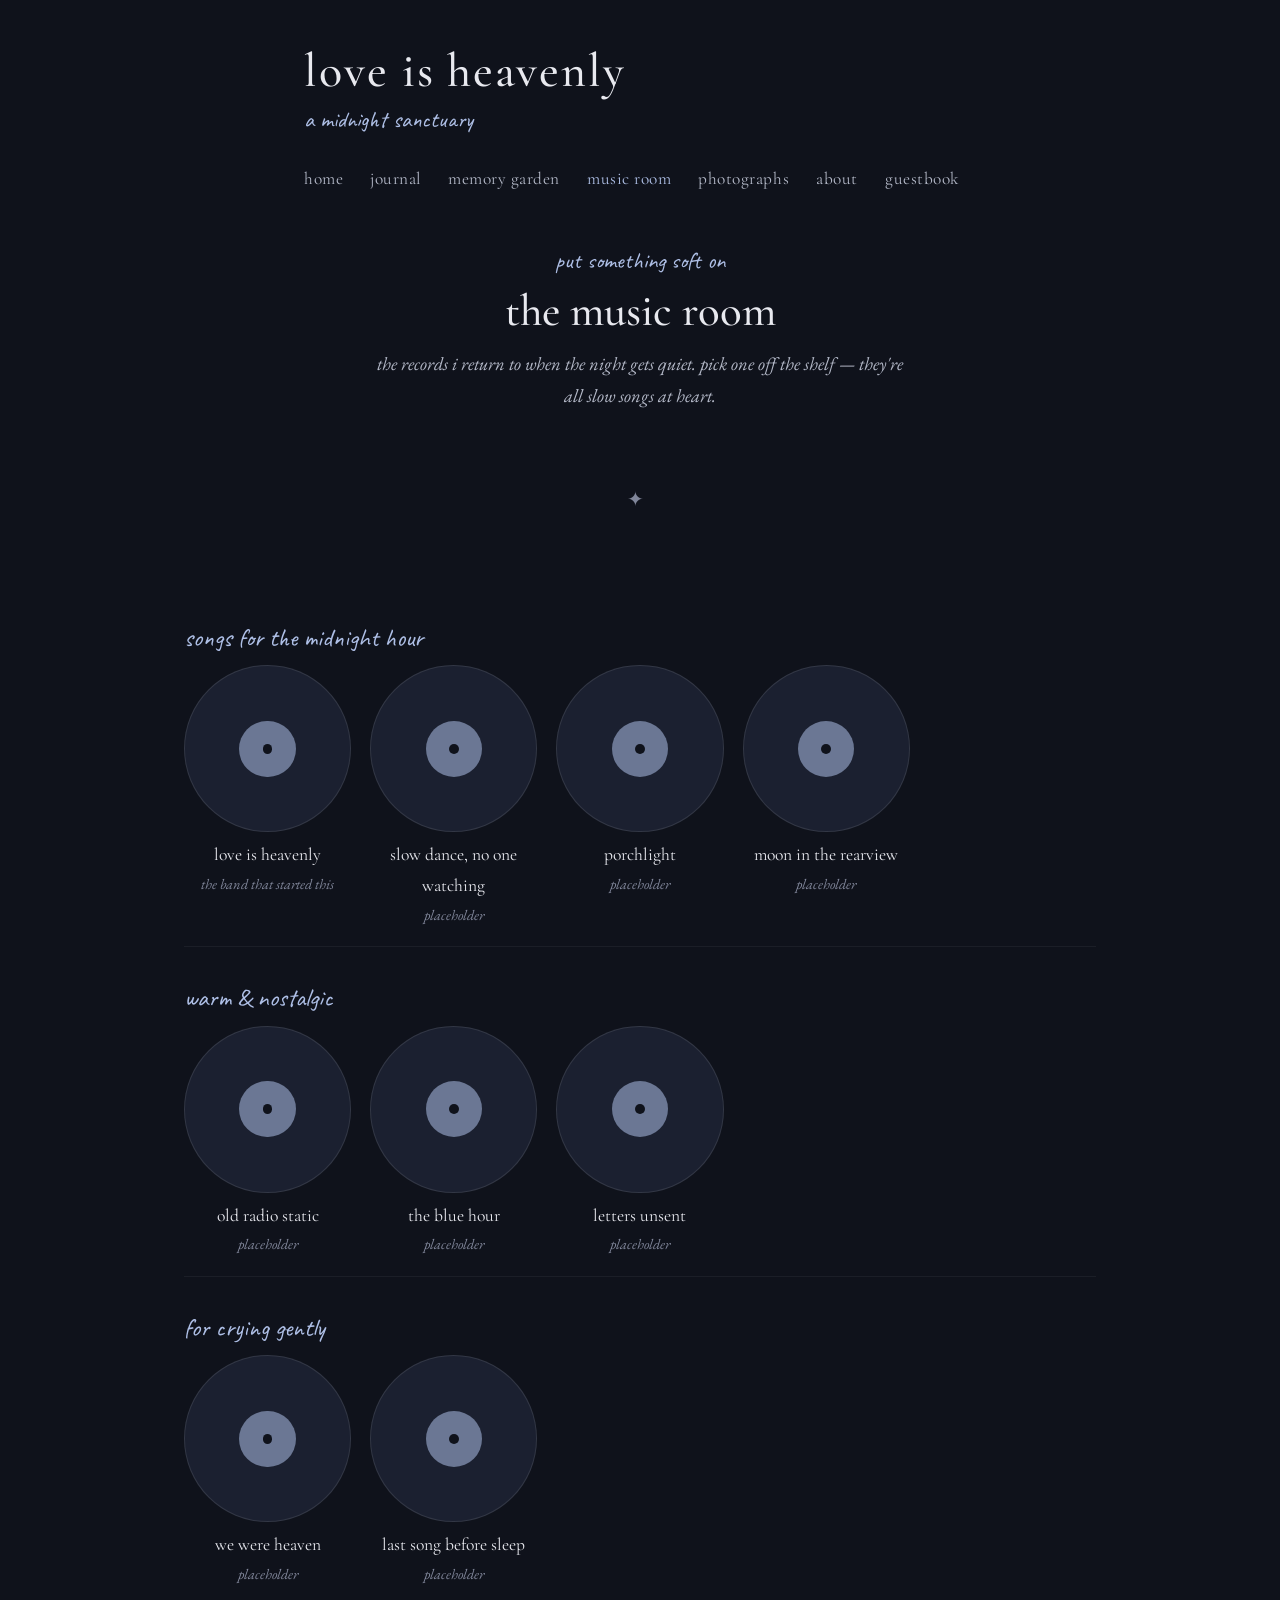
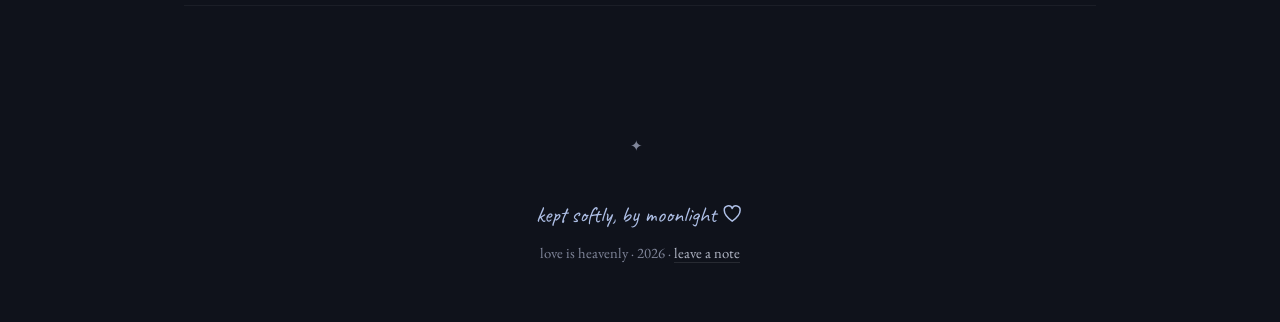
<file: music.html>
<!DOCTYPE html>
<html lang="en">
<head>
  <meta charset="UTF-8">
  <meta name="viewport" content="width=device-width, initial-scale=1.0">
  <title>music room — love is heavenly</title>
  <meta name="description" content="favorite songs displayed like records on a shelf, with embedded players.">
  <meta name="color-scheme" content="dark">
  <link rel="preconnect" href="https://fonts.googleapis.com">
  <link rel="preconnect" href="https://fonts.gstatic.com" crossorigin>
  <link href="https://fonts.googleapis.com/css2?family=Cormorant+Garamond:ital,wght@0,400;0,500;1,400;1,500&family=EB+Garamond:ital@0;1&family=Caveat:wght@400;600&display=swap" rel="stylesheet">
  <link rel="stylesheet" href="assets/heavenly.css">
</head>
<body>
  <a class="skip-link" href="#main">skip to content</a>
  <header class="shell site-header" data-chrome="header"></header>

  <main id="main" class="shell wide">
    <section class="section center">
      <p class="eyebrow">put something soft on</p>
      <h1 class="page-title">the music room</h1>
      <p class="lede" style="max-width:34rem;margin:0 auto;">
        the records i return to when the night gets quiet. pick one off the
        shelf — they're all slow songs at heart.
      </p>
    </section>

    <div class="divider-star" aria-hidden="true"></div>

    <section class="section">
      <div id="music-room"></div>
    </section>
  </main>

  <footer class="shell site-footer" data-chrome="footer"></footer>

  <script src="assets/atmosphere.js"></script>
  <script src="content/music.js"></script>
  <script src="assets/render.js"></script>
</body>
</html>
</file>
<file: assets/heavenly.css>
@import url('https://fonts.googleapis.com/css2?family=Cormorant+Garamond:ital,wght@0,400;0,500;0,600;1,400;1,500&family=EB+Garamond:ital@0;1&family=Caveat:wght@400;600&display=swap');

/* ════════════════════════════════════════════════════════════════
   love is heavenly — a clean, quiet shell, yours to fill
   ----------------------------------------------------------------
   intentionally simple. the personality comes from YOUR photos,
   graphics and words — not from code. change the few values in
   :root below to retheme everything. add a banner / background /
   accent colour in assets/atmosphere.js (the SITE object).
   ════════════════════════════════════════════════════════════════ */

:root {
  --bg:        #0f121b;   /* page background */
  --bg-card:   #161a26;   /* cards / notes */
  --bg-soft:   #1b2030;

  --ink:       #e8e9ef;   /* main text */
  --ink-soft:  #b4b9c8;   /* secondary text */
  --muted:     #80869a;   /* captions, dates */

  --accent:    #aebfe6;   /* the one accent — links, highlights */
  --accent-2:  #c9b6d8;   /* a second, softer accent */

  --line:      rgba(255,255,255,0.10);
  --line-soft: rgba(255,255,255,0.05);

  --serif: 'Cormorant Garamond', Georgia, serif;
  --body:  'EB Garamond', Georgia, serif;
  --hand:  'Caveat', cursive;

  --measure: 42rem;
}

*, *::before, *::after { margin: 0; padding: 0; box-sizing: border-box; }
html { scroll-behavior: smooth; }

body {
  background: var(--bg);
  color: var(--ink);
  font-family: var(--body);
  font-size: 20px;
  line-height: 1.75;
  min-height: 100vh;
  -webkit-font-smoothing: antialiased;
}
/* optional full-page background image (set SITE.background) */
body.has-bg::before {
  content: ''; position: fixed; inset: 0; z-index: -2;
  background: var(--page-bg) center / cover no-repeat fixed;
  opacity: 0.5;
}
body.has-bg::after {
  content: ''; position: fixed; inset: 0; z-index: -1;
  background: linear-gradient(var(--bg) 0%, rgba(15,18,27,0.7) 100%);
}

/* ── layout ───────────────────────────────────────────────────── */
.shell { max-width: var(--measure); margin: 0 auto; padding: 0 1.5rem; }
.wide  { max-width: 60rem; }
.section { padding: 2.2rem 0; }
.center { text-align: center; }
.muted { color: var(--muted); }

/* ── header / nav ─────────────────────────────────────────────── */
.site-header { padding: 2.8rem 0 0.5rem; }
.banner { display: block; width: 100%; max-height: 280px; object-fit: cover; border-radius: 6px; margin-bottom: 1.6rem; }
.brand { display: inline-block; font-family: var(--serif); font-weight: 500; font-size: clamp(2rem, 5vw, 3rem); letter-spacing: 0.04em; color: var(--ink); text-decoration: none; line-height: 1.1; }
.tagline { font-family: var(--hand); font-size: 1.45rem; color: var(--accent); margin-top: 0.15rem; }
.nav { margin-top: 1.2rem; display: flex; flex-wrap: wrap; gap: 0.1rem 0.3rem; margin-left: -0.7rem; }
.nav a { font-family: var(--serif); font-size: 1.08rem; letter-spacing: 0.03em; color: var(--ink-soft); text-decoration: none; padding: 0.25rem 0.7rem; border-radius: 4px; transition: color 0.3s, background 0.3s; }
.nav a:hover, .nav a:focus-visible { color: var(--ink); background: var(--line-soft); }
.nav a[aria-current="page"] { color: var(--accent); }

/* ── type ─────────────────────────────────────────────────────── */
h1, h2, h3, h4 { font-family: var(--serif); font-weight: 500; line-height: 1.2; color: var(--ink); }
.eyebrow { font-family: var(--hand); font-size: 1.45rem; color: var(--accent); }
.page-title { font-size: clamp(2rem, 4.6vw, 2.8rem); margin: 0.2rem 0 0.5rem; }
.section-title { font-size: clamp(1.5rem, 3.4vw, 2rem); margin-bottom: 0.5rem; }
.lede { font-style: italic; font-size: 1.15rem; color: var(--ink-soft); max-width: 38rem; }
.prose p { margin-bottom: 1rem; }
.prose p:last-child { margin-bottom: 0; }
.hand, .script { font-family: var(--hand); color: var(--accent); }
a.link { color: var(--accent); text-decoration: none; border-bottom: 1px solid var(--line); transition: border-color 0.3s, color 0.3s; }
a.link:hover { color: var(--ink); border-color: var(--accent); }

.divider { border: none; border-top: 1px solid var(--line); margin: 2rem 0; }
.divider-star { text-align: center; color: var(--muted); margin: 2.2rem 0; letter-spacing: 0.5em; }
.divider-star::before { content: '✦'; }

/* ── hero ─────────────────────────────────────────────────────── */
.hero { padding: 1.2rem 0 0.4rem; }
.hero .welcome { font-family: var(--serif); font-style: italic; font-size: clamp(1.6rem, 4vw, 2.4rem); color: var(--ink); line-height: 1.4; max-width: 34rem; }
.hero .welcome em { color: var(--accent); font-style: italic; }

/* ── cards & notes ────────────────────────────────────────────── */
.card, .note-card, .featured, .gb-note, .fav {
  position: relative;
  background: var(--bg-card);
  border: 1px solid var(--line);
  border-radius: 6px;
  padding: 1.4rem 1.5rem;
}
.card { transition: border-color 0.3s; }
.card:hover { border-color: var(--line); }

.journal-grid { display: grid; gap: 1.4rem; grid-template-columns: repeat(auto-fill, minmax(270px, 1fr)); }
.note-card { transition: border-color 0.3s, transform 0.3s; }
.note-card:hover { border-color: rgba(174,191,230,0.35); transform: translateY(-2px); }
.note-card .date, .featured .meta { font-size: 0.95rem; color: var(--muted); font-style: italic; }
.note-card h3 { font-size: 1.5rem; margin: 0.2rem 0 0.4rem; }
.note-card h3 a, .featured h2 a { color: var(--ink); text-decoration: none; }
.note-card h3 a:hover, .featured h2 a:hover { color: var(--accent); }
.note-card .excerpt { color: var(--ink-soft); }
.note-card .hand, .featured .excerpt { font-family: var(--hand); font-size: 1.35rem; color: var(--ink-soft); line-height: 1.45; }

.featured .kicker { font-family: var(--hand); color: var(--accent); font-size: 1.4rem; }
.featured h2 { font-size: clamp(1.7rem, 4vw, 2.2rem); margin: 0.1rem 0 0.4rem; }
.featured .more { display: inline-block; margin-top: 0.9rem; }

.tags { display: flex; flex-wrap: wrap; gap: 0.4rem; margin-top: 0.9rem; }
.tag { font-size: 0.85rem; letter-spacing: 0.03em; color: var(--accent); border: 1px solid var(--line); border-radius: 999px; padding: 0.05rem 0.7rem; }
.mood { position: absolute; top: 1.3rem; right: 1.4rem; font-family: var(--hand); font-size: 1.15rem; color: var(--accent-2); }
.mood .dot { display: none; }

/* ── memory garden ────────────────────────────────────────────── */
.garden-field { display: grid; gap: 1.8rem 1.2rem; grid-template-columns: repeat(auto-fill, minmax(140px, 1fr)); padding: 0.8rem 0 1.6rem; }
.memory { background: none; border: none; cursor: pointer; color: inherit; font: inherit; display: flex; flex-direction: column; align-items: center; gap: 0.5rem; padding: 0.4rem; transition: transform 0.3s; }
.memory:hover, .memory:focus-visible { transform: translateY(-3px); outline: none; }
.bloom { width: 84px; height: 84px; display: grid; place-items: center; border-radius: 50%; border: 1px solid var(--line); background: var(--bg-soft); color: var(--accent); }
.bloom .doodle { width: 40px; height: 40px; }
.memory .label { font-family: var(--hand); font-size: 1.25rem; color: var(--ink); line-height: 1.2; }
.memory .when { font-size: 0.85rem; color: var(--muted); font-style: italic; }

/* ── music ────────────────────────────────────────────────────── */
.shelf { margin: 1.8rem 0 1rem; }
.shelf-label { font-family: var(--hand); font-size: 1.6rem; color: var(--accent); margin-bottom: 0.3rem; }
.records { display: grid; gap: 1.6rem 1.2rem; grid-template-columns: repeat(auto-fill, minmax(150px, 1fr)); padding-bottom: 1.2rem; border-bottom: 1px solid var(--line-soft); }
.record { text-align: center; }
.record .disc { width: 100%; aspect-ratio: 1; border-radius: 50%; background: var(--bg-soft); border: 1px solid var(--line); display: grid; place-items: center; position: relative; transition: transform 0.5s; }
.record:hover .disc { transform: rotate(10deg); }
.record .disc::before { content: ''; width: 34%; height: 34%; border-radius: 50%; background: var(--accent); opacity: 0.55; }
.record .disc::after { content: ''; position: absolute; width: 6%; height: 6%; border-radius: 50%; background: var(--bg); }
.record .title { font-family: var(--serif); font-size: 1.1rem; margin-top: 0.5rem; color: var(--ink); }
.record .artist { font-size: 0.9rem; color: var(--muted); font-style: italic; }
.record a { text-decoration: none; color: inherit; display: block; }
.record a:hover .title { color: var(--accent); }
.embeds { display: grid; gap: 1.4rem; margin-top: 1.5rem; }
.embeds iframe { width: 100%; border: 1px solid var(--line); border-radius: 6px; display: block; }

/* ── gallery ──────────────────────────────────────────────────── */
.gallery { columns: 3 220px; column-gap: 1rem; }
.gallery figure { break-inside: avoid; margin: 0 0 1rem; position: relative; cursor: pointer; border: 1px solid var(--line); border-radius: 6px; overflow: hidden; background: var(--bg-card); }
.gallery img, .gallery .ph { width: 100%; display: block; transition: transform 0.6s; }
.gallery .ph { aspect-ratio: 4/5; background: var(--bg-soft); }
.gallery figure:hover img, .gallery figure:hover .ph { transform: scale(1.03); }
.gallery figcaption { position: absolute; left: 0; right: 0; bottom: 0; padding: 1.2rem 0.8rem 0.6rem; font-family: var(--hand); font-size: 1.1rem; color: var(--ink); background: linear-gradient(transparent, rgba(0,0,0,0.8)); opacity: 0; transition: opacity 0.4s; }
.gallery figure:hover figcaption, .gallery figure:focus-within figcaption { opacity: 1; }

/* lightbox */
.lightbox { position: fixed; inset: 0; z-index: 100; display: flex; align-items: center; justify-content: center; flex-direction: column; background: rgba(8,10,16,0.94); opacity: 0; visibility: hidden; transition: opacity 0.4s, visibility 0.4s; padding: 2rem; }
.lightbox.open { opacity: 1; visibility: visible; }
.lightbox .stage { display: flex; }
.lightbox img, .lightbox .ph { max-width: min(88vw, 720px); max-height: 76vh; border-radius: 6px; border: 1px solid var(--line); }
.lightbox .ph { width: 420px; max-width: 84vw; aspect-ratio: 4/5; }
.lightbox .cap { margin-top: 1rem; font-family: var(--hand); font-size: 1.4rem; color: var(--accent); text-align: center; }
.lightbox .close { position: absolute; top: 1rem; right: 1.4rem; background: none; border: none; color: var(--ink-soft); font-size: 1.9rem; cursor: pointer; }
.lightbox .close:hover { color: var(--ink); }

/* memory modal */
.modal { position: fixed; inset: 0; z-index: 100; display: flex; align-items: center; justify-content: center; background: rgba(8,10,16,0.9); opacity: 0; visibility: hidden; transition: opacity 0.4s, visibility 0.4s; padding: 2rem; }
.modal.open { opacity: 1; visibility: visible; }
.modal .panel { max-width: 28rem; width: 100%; text-align: center; background: var(--bg-card); border: 1px solid var(--line); border-radius: 8px; padding: 2rem; }
.modal .panel .glyph .doodle { width: 2.6rem; height: 2.6rem; color: var(--accent); }
.modal .panel h3 { font-size: 1.7rem; margin: 0.5rem 0 0.2rem; }
.modal .panel .when { font-size: 0.9rem; color: var(--muted); font-style: italic; }
.modal .panel .body { font-family: var(--hand); font-size: 1.4rem; color: var(--ink-soft); margin-top: 0.8rem; line-height: 1.4; }
.modal .panel .close { margin-top: 1.4rem; background: none; border: 1px solid var(--line); color: var(--ink-soft); font-family: var(--serif); padding: 0.4rem 1.2rem; border-radius: 999px; cursor: pointer; }
.modal .panel .close:hover { color: var(--ink); border-color: var(--accent); }

/* ── about ────────────────────────────────────────────────────── */
.profile { display: grid; grid-template-columns: auto 1fr; gap: 1.4rem; align-items: center; }
.avatar { width: 110px; height: 110px; border-radius: 50%; display: grid; place-items: center; border: 1px solid var(--line); background: var(--bg-soft); color: var(--accent); overflow: hidden; }
.avatar .doodle { width: 50px; height: 50px; }
.avatar img { width: 100%; height: 100%; object-fit: cover; }
.bio-card { max-width: 24rem; margin: 1.2rem 0 0; padding: 1rem 1.2rem; background: var(--bg-card); border: 1px solid var(--line); border-radius: 6px; }
.bio-row { display: flex; gap: 0.7rem; padding: 0.12rem 0; }
.bio-k { font-style: italic; color: var(--accent); min-width: 4.5rem; }
.bio-k::after { content: ':'; }
.bio-v { color: var(--ink-soft); }
.bio-foot { font-family: var(--hand); color: var(--accent); font-size: 1.25rem; margin-top: 0.5rem; }
.favorites { display: grid; gap: 1.2rem; grid-template-columns: repeat(auto-fill, minmax(200px, 1fr)); margin-top: 1.4rem; }
.fav h4 { font-family: var(--hand); font-size: 1.5rem; color: var(--accent); font-weight: 400; margin-bottom: 0.2rem; }
.fav ul { list-style: none; }
.fav li { color: var(--ink-soft); padding: 0.05rem 0; }
.fav li::before { content: '· '; color: var(--accent); }

/* ── currently note ───────────────────────────────────────────── */
.now-note { max-width: 22rem; margin: 1.4rem 0 0.2rem; padding: 0.9rem 1.1rem; background: var(--bg-card); border: 1px solid var(--line); border-radius: 6px; }
.now-note .now-title { font-family: var(--hand); color: var(--accent); font-size: 1.4rem; margin-bottom: 0.3rem; }
.now-note ul { list-style: none; display: grid; gap: 0.1rem; }
.now-note li { color: var(--ink-soft); }
.now-note li span { font-style: italic; color: var(--accent); margin-right: 0.4rem; }
.now-note li span::after { content: ':'; }

/* ── guestbook ────────────────────────────────────────────────── */
.gb-form { display: grid; gap: 0.8rem; }
.gb-form label { font-style: italic; color: var(--ink-soft); }
.gb-form input, .gb-form textarea { width: 100%; background: var(--bg); border: 1px solid var(--line); border-radius: 6px; color: var(--ink); font-family: var(--body); font-size: 1.05rem; padding: 0.6rem 0.8rem; resize: vertical; }
.gb-form input:focus, .gb-form textarea:focus { outline: none; border-color: var(--accent); }
.btn { justify-self: start; cursor: pointer; background: transparent; border: 1px solid var(--accent); color: var(--accent); font-family: var(--serif); font-size: 1.05rem; padding: 0.45rem 1.4rem; border-radius: 999px; transition: background 0.3s; }
.btn:hover { background: rgba(174,191,230,0.1); }
.gb-entries { display: grid; gap: 1.1rem; margin-top: 1.8rem; }
.gb-note .who { font-family: var(--serif); color: var(--accent); font-size: 1.2rem; }
.gb-note .when { font-size: 0.85rem; color: var(--muted); margin-left: 0.5rem; font-style: italic; }
.gb-note .msg { font-family: var(--hand); font-size: 1.3rem; color: var(--ink-soft); margin-top: 0.2rem; line-height: 1.4; }

/* ── footer ───────────────────────────────────────────────────── */
.site-footer { text-align: center; padding: 2.5rem 0 3.5rem; color: var(--muted); font-size: 0.95rem; }
.site-footer .sign { font-family: var(--hand); font-size: 1.4rem; color: var(--accent); }
.site-footer a { color: var(--ink-soft); text-decoration: none; border-bottom: 1px solid var(--line); }
.site-footer a:hover { color: var(--ink); }

.empty { font-family: var(--hand); font-size: 1.4rem; color: var(--muted); text-align: center; padding: 2rem 0; }
.doodle { width: 1em; height: 1em; display: inline-block; vertical-align: -0.14em; color: inherit; }
.doodle svg { width: 100%; height: 100%; display: block; }

/* ── responsive ───────────────────────────────────────────────── */
@media (max-width: 640px) {
  body { font-size: 18px; }
  .profile { grid-template-columns: 1fr; justify-items: center; text-align: center; }
  .gallery { columns: 2 140px; }
}
@media (max-width: 420px) { .gallery { columns: 1; } }

/* ── accessibility ────────────────────────────────────────────── */
@media (prefers-reduced-motion: reduce) {
  *, *::before, *::after { transition-duration: 0.001ms !important; scroll-behavior: auto !important; }
}
a:focus-visible, button:focus-visible, input:focus-visible, textarea:focus-visible, [tabindex]:focus-visible { outline: 2px solid var(--accent); outline-offset: 2px; border-radius: 4px; }
.sr-only { position: absolute; width: 1px; height: 1px; padding: 0; margin: -1px; overflow: hidden; clip: rect(0,0,0,0); white-space: nowrap; border: 0; }
.skip-link { position: absolute; left: 50%; transform: translateX(-50%) translateY(-150%); background: var(--accent); color: var(--bg); padding: 0.5rem 1rem; border-radius: 0 0 6px 6px; z-index: 200; transition: transform 0.3s; }
.skip-link:focus { transform: translateX(-50%) translateY(0); }
</file>
